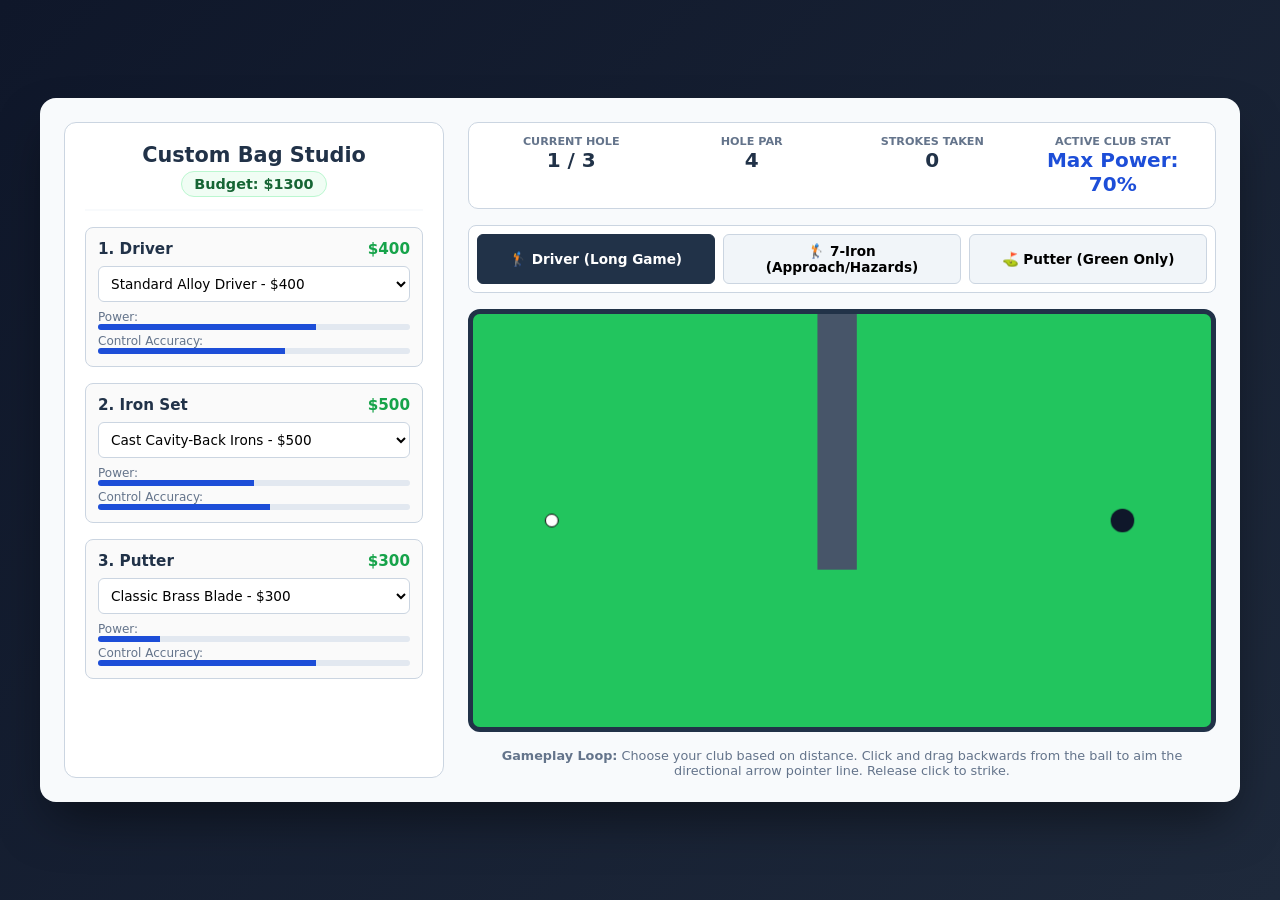
<file: pages/game.html>
<!DOCTYPE html>
<html lang="en">
<head>
    <meta charset="UTF-8">
    <meta name="viewport" content="width=device-width, initial-scale=1.0">
    <title>Pro Shop & Links Arcade</title>
    <style>
        :root {
            --slate-navy: #213248;
            --corporate-blue: #1d4ed8;
            --golf-green: #16a34a;
            --bg-light: #f8fafc;
            --white: #ffffff;
            --border: #cbd5e1;
        }

        * { box-sizing: border-box; margin: 0; padding: 0; font-family: system-ui, -apple-system, sans-serif; }
        body {
            background: linear-gradient(135deg, #0f172a 0%, #1e293b 100%);
            color: #334155;
            min-height: 100vh;
            padding: 1.5rem;
            display: flex;
            justify-content: center;
            align-items: center;
        }

        .main-app-container {
            display: grid;
            grid-template-columns: 380px 1fr;
            gap: 1.5rem;
            background: var(--bg-light);
            padding: 1.5rem;
            border-radius: 16px;
            box-shadow: 0 25px 50px -12px rgba(0,0,0,0.5);
            max-width: 1200px;
            width: 100%;
        }

        /* Pro Shop Column */
        .pro-shop-panel {
            background: var(--white);
            border: 1px solid var(--border);
            border-radius: 12px;
            padding: 1.25rem;
            display: flex;
            flex-direction: column;
            gap: 1rem;
        }

        .shop-header {
            border-bottom: 2px solid var(--bg-light);
            padding-bottom: 0.75rem;
            text-align: center;
        }
        .shop-header h2 { font-size: 1.3rem; color: var(--slate-navy); font-weight: 800; }
        .budget-badge {
            background: #f0fdf4;
            color: #166534;
            padding: 0.25rem 0.75rem;
            border-radius: 20px;
            font-weight: 700;
            display: inline-block;
            margin-top: 0.25rem;
            font-size: 0.9rem;
            border: 1px solid #bbf7d0;
        }

        .club-config-card {
            background: #fafafa;
            border: 1px solid var(--border);
            border-radius: 8px;
            padding: 0.75rem;
        }
        .club-title { font-weight: 700; font-size: 0.95rem; color: var(--slate-navy); margin-bottom: 0.5rem; display: flex; justify-content: space-between;}
        
        select {
            width: 100%;
            padding: 0.5rem;
            border-radius: 6px;
            border: 1px solid var(--border);
            background: var(--white);
            font-size: 0.85rem;
            font-weight: 500;
            margin-bottom: 0.5rem;
        }

        .stat-bars { font-size: 0.75rem; color: #64748b; }
        .bar-container { display: flex; align-items: center; gap: 0.5rem; margin-top: 0.15rem; }
        .bar { height: 6px; background: #e2e8f0; flex: 1; border-radius: 3px; overflow: hidden; }
        .fill { height: 100%; background: var(--corporate-blue); }

        /* Game Column */
        .game-panel {
            display: flex;
            flex-direction: column;
            gap: 1rem;
        }

        .game-hud {
            display: grid;
            grid-template-columns: repeat(4, 1fr);
            background: var(--white);
            padding: 0.75rem;
            border-radius: 10px;
            border: 1px solid var(--border);
            text-align: center;
        }
        .hud-item h4 { font-size: 0.7rem; text-transform: uppercase; color: #64748b; }
        .hud-item p { font-size: 1.25rem; font-weight: 800; color: var(--slate-navy); }

        /* Bag Selector Bar */
        .bag-inventory-selector {
            display: flex;
            gap: 0.5rem;
            background: var(--white);
            padding: 0.5rem;
            border-radius: 8px;
            border: 1px solid var(--border);
        }
        .inventory-btn {
            flex: 1;
            padding: 0.5rem;
            border: 1px solid var(--border);
            background: #f1f5f9;
            border-radius: 6px;
            font-size: 0.85rem;
            font-weight: 700;
            cursor: pointer;
            transition: all 0.15s;
        }
        .inventory-btn.active {
            background: var(--slate-navy);
            color: var(--white);
            border-color: var(--slate-navy);
        }

        canvas {
            background-color: #15803d;
            border: 5px solid var(--slate-navy);
            border-radius: 12px;
            display: block;
            box-shadow: inset 0 4px 10px rgba(0,0,0,0.2);
            cursor: crosshair;
            max-width: 100%;
        }

        .footer-tips {
            font-size: 0.8rem;
            color: #64748b;
            text-align: center;
        }
    </style>
</head>
<body>

<div class="main-app-container">
    
    <div class="pro-shop-panel">
        <div class="shop-header">
            <h2>Custom Bag Studio</h2>
            <div class="budget-badge">Budget: $<span id="ui-budget">2500</span></div>
        </div>

        <div class="club-config-card">
            <div class="club-title"><span>1. Driver</span> <span id="cost-driver" style="color: #16a34a;">$0</span></div>
            <select id="select-driver" onchange="buildBag()">
                <option value="base" data-cost="400" data-pow="70" data-acc="60">Standard Alloy Driver - $400</option>
                <option value="titanium" data-cost="800" data-pow="95" data-acc="50">Beta-Titanium Matrix - $800</option>
                <option value="carbon" data-cost="1100" data-pow="85" data-acc="85">Carbon Composite Stealth - $1100</option>
            </select>
            <div class="stat-bars">
                <div>Power: <div class="bar"><div class="fill" id="bar-d-pow" style="width: 70%;"></div></div></div>
                <div style="margin-top: 0.25rem;">Control Accuracy: <div class="bar"><div class="fill" id="bar-d-acc" style="width: 60%;"></div></div></div>
            </div>
        </div>

        <div class="club-config-card">
            <div class="club-title"><span>2. Iron Set</span> <span id="cost-irons" style="color: #16a34a;">$0</span></div>
            <select id="select-irons" onchange="buildBag()">
                <option value="cast" data-cost="500" data-pow="50" data-acc="55">Cast Cavity-Back Irons - $500</option>
                <option value="forged" data-cost="900" data-pow="60" data-acc="85">Forged Carbon Steel Blades - $900</option>
            </select>
            <div class="stat-bars">
                <div>Power: <div class="bar"><div class="fill" id="bar-i-pow" style="width: 50%;"></div></div></div>
                <div style="margin-top: 0.25rem;">Control Accuracy: <div class="bar"><div class="fill" id="bar-i-acc" style="width: 55%;"></div></div></div>
            </div>
        </div>

        <div class="club-config-card">
            <div class="club-title"><span>3. Putter</span> <span id="cost-putter" style="color: #16a34a;">$0</span></div>
            <select id="select-putter" onchange="buildBag()">
                <option value="blade" data-cost="300" data-pow="20" data-acc="70">Classic Brass Blade - $300</option>
                <option value="mallet" data-cost="500" data-pow="25" data-acc="95">High-MOI Mallet Putter - $500</option>
            </select>
            <div class="stat-bars">
                <div>Power: <div class="bar"><div class="fill" id="bar-p-pow" style="width: 20%;"></div></div></div>
                <div style="margin-top: 0.25rem;">Control Accuracy: <div class="bar"><div class="fill" id="bar-p-acc" style="width: 70%;"></div></div></div>
            </div>
        </div>
        
        <div id="shop-warning" style="color: #dc2626; font-size: 0.8rem; font-weight: 600; text-align: center; display: none;">
            ⚠️ Over Budget! Downgrade components to play.
        </div>
    </div>

    <div class="game-panel">
        <div class="game-hud">
            <div class="hud-item"><h4>Current Hole</h4><p id="hud-hole">1 / 3</p></div>
            <div class="hud-item"><h4>Hole Par</h4><p id="hud-par">4</p></div>
            <div class="hud-item"><h4>Strokes Taken</h4><p id="hud-strokes">0</p></div>
            <div class="hud-item"><h4>Active Club Stat</h4><p id="hud-club-power" style="color: var(--corporate-blue);">Power: 70%</p></div>
        </div>

        <div class="bag-inventory-selector">
            <button id="equip-driver" class="inventory-btn active" onclick="equipClub('driver')">🏌️ Driver (Long Game)</button>
            <button id="equip-irons" class="inventory-btn" onclick="equipClub('irons')">🏌️ 7-Iron (Approach/Hazards)</button>
            <button id="equip-putter" class="inventory-btn" onclick="equipClub('putter')">⛳ Putter (Green Only)</button>
        </div>

        <canvas id="golfBagCanvas" width="750" height="420"></canvas>
        
        <div class="footer-tips">
            <strong>Gameplay Loop:</strong> Choose your club based on distance. Click and drag backwards from the ball to aim the directional arrow pointer line. Release click to strike.
        </div>
    </div>
</div>

<script>
    const canvas = document.getElementById('golfBagCanvas');
    const ctx = canvas.getContext('2d');

    // Live Equipment State Specs
    let bagConfig = {
        driver: { power: 70, accuracy: 60, cost: 400 },
        irons: { power: 50, accuracy: 55, cost: 500 },
        putter: { power: 20, accuracy: 70, cost: 300 }
    };
    let activeClub = 'driver';
    let isBagValid = true;

    // Game Physics Engine State 
    let currentHoleIdx = 0;
    let strokes = 0;
    const ball = { x: 80, y: 210, vx: 0, vy: 0, radius: 6.5, friction: 0.98 };
    const hole = { x: 660, y: 210, radius: 12 };
    let isDragging = false;
    let mouseCurrent = { x: 0, y: 0 };

    // Hole Geometries Mapping Index
    const levels = [
        { par: 4, bx: 80, by: 210, hx: 660, hy: 210, obstacles: [{x: 350, y: 0, w: 40, h: 260}], sand: [], water: [] },
        { par: 3, bx: 80, by: 100, hx: 680, hy: 320, obstacles: [], sand: [{x: 550, y: 260, w: 160, h: 130}], water: [{x: 280, y: 0, w: 100, h: 280}] },
        { par: 5, bx: 80, by: 210, hx: 680, hy: 210, obstacles: [{x: 250, y: 150, w: 30, h: 270}, {x: 480, y: 0, w: 30, h: 270}], sand: [{x: 550, y: 140, w: 80, h: 140}], water: [] }
    ];

    function buildBag() {
        // Read values from select dropdowns dynamically
        const dOpt = document.getElementById('select-driver').selectedOptions[0];
        const iOpt = document.getElementById('select-irons').selectedOptions[0];
        const pOpt = document.getElementById('select-putter').selectedOptions[0];

        bagConfig.driver = { power: parseInt(dOpt.dataset.pow), accuracy: parseInt(dOpt.dataset.acc), cost: parseInt(dOpt.dataset.cost) };
        bagConfig.irons = { power: parseInt(iOpt.dataset.pow), accuracy: parseInt(iOpt.dataset.acc), cost: parseInt(iOpt.dataset.cost) };
        bagConfig.putter = { power: parseInt(pOpt.dataset.pow), accuracy: parseInt(pOpt.dataset.acc), cost: parseInt(pOpt.dataset.cost) };

        // Update UI Progress Bars
        document.getElementById('bar-d-pow').style.width = bagConfig.driver.power + '%';
        document.getElementById('bar-d-acc').style.width = bagConfig.driver.accuracy + '%';
        document.getElementById('bar-i-pow').style.width = bagConfig.irons.power + '%';
        document.getElementById('bar-i-acc').style.width = bagConfig.irons.accuracy + '%';
        document.getElementById('bar-p-pow').style.width = bagConfig.putter.power + '%';
        document.getElementById('bar-p-acc').style.width = bagConfig.putter.accuracy + '%';

        // Budget Accounting Audit Block
        const totalSpent = bagConfig.driver.cost + bagConfig.irons.cost + bagConfig.putter.cost;
        const remaining = 2500 - totalSpent;
        document.getElementById('ui-budget').textContent = remaining;

        document.getElementById('cost-driver').textContent = `$${bagConfig.driver.cost}`;
        document.getElementById('cost-irons').textContent = `$${bagConfig.irons.cost}`;
        document.getElementById('cost-putter').textContent = `$${bagConfig.putter.cost}`;

        if (remaining < 0) {
            isBagValid = false;
            document.getElementById('shop-warning').style.display = 'block';
        } else {
            isBagValid = true;
            document.getElementById('shop-warning').style.display = 'none';
        }
        equipClub(activeClub);
    }

    function equipClub(clubType) {
        activeClub = clubType;
        document.getElementById('equip-driver').classList.toggle('active', clubType === 'driver');
        document.getElementById('equip-irons').classList.toggle('active', clubType === 'irons');
        document.getElementById('equip-putter').classList.toggle('active', clubType === 'putter');

        document.getElementById('hud-club-power').textContent = `Max Power: ${bagConfig[clubType].power}%`;
    }

    function initHole(idx) {
        const lvl = levels[idx];
        ball.x = lvl.bx; ball.y = lvl.by;
        ball.vx = 0; ball.vy = 0;
        hole.x = lvl.hx; hole.y = lvl.hy;
        strokes = 0;
        
        document.getElementById('hud-hole').textContent = `${idx + 1} / 3`;
        document.getElementById('hud-par').textContent = lvl.par;
        document.getElementById('hud-strokes').textContent = strokes;
    }

    // Canvas Mouse Vector Aim Event Ingestion Loops
    canvas.addEventListener('mousedown', (e) => {
        if (!isBagValid) return; // Prevent shooting if over budget
        if (Math.hypot(ball.vx, ball.vy) > 0.15) return; // Must be at rest

        const rect = canvas.getBoundingClientRect();
        const mX = e.clientX - rect.left;
        const mY = e.clientY - rect.top;

        if (Math.hypot(mX - ball.x, mY - ball.y) < 30) {
            isDragging = true;
            mouseCurrent = { x: mX, y: mY };
        }
    });

    canvas.addEventListener('mousemove', (e) => {
        if (!isDragging) return;
        const rect = canvas.getBoundingClientRect();
        mouseCurrent.x = e.clientX - rect.left;
        mouseCurrent.y = e.clientY - rect.top;
    });

    canvas.addEventListener('mouseup', () => {
        if (!isDragging) return;
        isDragging = false;

        let dx = ball.x - mouseCurrent.x;
        let dy = ball.y - mouseCurrent.y;
        let pullDist = Math.hypot(dx, dy);

        if (pullDist < 3) return;

        // Apply Club Configuration Multipliers to Velocity Calculation
        const clubMultiplier = bagConfig[activeClub].power / 100;
        
        // Drivers cannot putt effectively; Putters cannot drive long range
        let powerScalar = 0.14 * clubMultiplier;
        if (activeClub === 'putter' && pullDist > 60) pullDist = 60; // Putter ceiling cap

        ball.vx = dx * powerScalar;
        ball.vy = dy * powerScalar;

        strokes++;
        document.getElementById('hud-strokes').textContent = strokes;
    });

    function physicsTick() {
        const lvl = levels[currentHoleIdx];
        ball.x += ball.vx;
        ball.y += ball.vy;

        let currentFriction = ball.friction;

        // Check Sand Trap Drag Dampening Matrix
        lvl.sand.forEach(s => {
            if (ball.x > s.x && ball.x < s.x + s.w && ball.y > s.y && ball.y < s.y + s.h) {
                currentFriction = 0.85; // Heavy deceleration drag
            }
        });

        // Check Water Hazard Drop Execution Loop
        lvl.water.forEach(w => {
            if (ball.x > w.x && ball.x < w.x + w.w && ball.y > w.y && ball.y < w.y + w.h) {
                ball.vx = 0; ball.vy = 0;
                ball.x = lvl.bx; ball.y = lvl.by; // Reset to Tee box
                strokes++;
                document.getElementById('hud-strokes').textContent = strokes;
                alert("Water Hazard Drop! +1 Penalty stroke applied.");
            }
        });

        ball.vx *= currentFriction;
        ball.vy *= currentFriction;

        // Canvas Boundary Rebounds
        if (ball.x - ball.radius < 0) { ball.x = ball.radius; ball.vx *= -1; }
        if (ball.x + ball.radius > canvas.width) { ball.x = canvas.width - ball.radius; ball.vx *= -1; }
        if (ball.y - ball.radius < 0) { ball.y = ball.radius; ball.vy *= -1; }
        if (ball.y + ball.radius > canvas.height) { ball.y = canvas.height - ball.radius; ball.vy *= -1; }

        // Hard Obstacle Rect Wall Vector Inversion Loops
        lvl.obstacles.forEach(o => {
            if (ball.x + ball.radius > o.x && ball.x - ball.radius < o.x + o.w &&
                ball.y + ball.radius > o.y && ball.y - ball.radius < o.y + o.h) {
                
                let dL = Math.abs((ball.x + ball.radius) - o.x);
                let dR = Math.abs((ball.x - ball.radius) - (o.x + o.w));
                let dT = Math.abs((ball.y + ball.radius) - o.y);
                let dB = Math.abs((ball.y - ball.radius) - (o.y + o.h));
                let min = Math.min(dL, dR, dT, dB);

                if (min === dL) { ball.x = o.x - ball.radius; ball.vx *= -1; }
                else if (min === dR) { ball.x = o.x + o.w + ball.radius; ball.vx *= -1; }
                else if (min === dT) { ball.y = o.y - ball.radius; ball.vy *= -1; }
                else if (min === dB) { ball.y = o.y + o.h + ball.radius; ball.vy *= -1; }
            }
        });

        // Intersection Cup Sink Conditions
        const distToCup = Math.hypot(ball.x - hole.x, ball.y - hole.y);
        if (distToCup < hole.radius && Math.hypot(ball.vx, ball.vy) < 2.5) {
            ball.vx = 0; ball.vy = 0;
            alert(`Hole Completed in ${strokes} strokes!`);
            
            if (currentHoleIdx < levels.length - 1) {
                currentHoleIdx++;
                initHole(currentHoleIndex = currentHoleIdx);
            } else {
                alert("Championship Complete! Returning to Hole 1.");
                currentHoleIdx = 0;
                initHole(0);
            }
        }
    }

    function renderScene() {
        // Render Green Turf Canvas Base
        ctx.fillStyle = '#22c55e';
        ctx.fillRect(0, 0, canvas.width, canvas.height);

        const lvl = levels[currentHoleIdx];

        // Draw Sand Trap Patches
        ctx.fillStyle = '#fef08a';
        lvl.sand.forEach(s => ctx.fillRect(s.x, s.y, s.w, s.h));

        // Draw Deep Water Channels
        ctx.fillStyle = '#38bdf8';
        lvl.water.forEach(w => ctx.fillRect(w.x, w.y, w.w, w.h));

        // Draw Concrete Obstacle Block Layouts
        ctx.fillStyle = '#475569';
        lvl.obstacles.forEach(o => ctx.fillRect(o.x, o.y, o.w, o.h));

        // Draw Hole Cup
        ctx.beginPath();
        ctx.arc(hole.x, hole.y, hole.radius, 0, Math.PI * 2);
        ctx.fillStyle = '#0f172a';
        ctx.fill();
        ctx.closePath();

        // Draw Aiming Guide Trajectory Trace Line
        if (isDragging) {
            ctx.beginPath();
            ctx.moveTo(ball.x, ball.y);
            const targetX = ball.x + (ball.x - mouseCurrent.x);
            const targetY = ball.y + (ball.y - mouseCurrent.y);
            ctx.lineTo(targetX, targetY);
            ctx.strokeStyle = '#ef4444';
            ctx.lineWidth = 2.5;
            ctx.setLineDash([4, 4]);
            ctx.stroke();
            ctx.setLineDash([]);
            ctx.closePath();
        }

        // Draw Golf Ball Asset
        ctx.beginPath();
        ctx.arc(ball.x, ball.y, ball.radius, 0, Math.PI * 2);
        ctx.fillStyle = !isBagValid ? '#94a3b8' : '#ffffff';
        ctx.fill();
        ctx.strokeStyle = '#000000';
        ctx.lineWidth = 1;
        ctx.stroke();
        ctx.closePath();

        // Display Operational Shop Intercept Lock Overlay
        if (!isBagValid) {
            ctx.fillStyle = 'rgba(15, 23, 42, 0.75)';
            ctx.fillRect(0, 0, canvas.width, canvas.height);
            ctx.fillStyle = '#ffffff';
            ctx.font = 'bold 16px system-ui';
            ctx.textAlign = 'center';
            ctx.fillText('BAG OVER BUDGET: ADJUST LOADS IN STUDIO TO UNLOCK', canvas.width / 2, canvas.height / 2);
        }
    }

    function mainAppLoop() {
        physicsTick();
        renderScene();
        requestAnimationFrame(mainAppLoop);
    }

    // Boot Routines
    buildBag();
    initHole(0);
    mainAppLoop();
</script>

</body>
</html>
</file>
